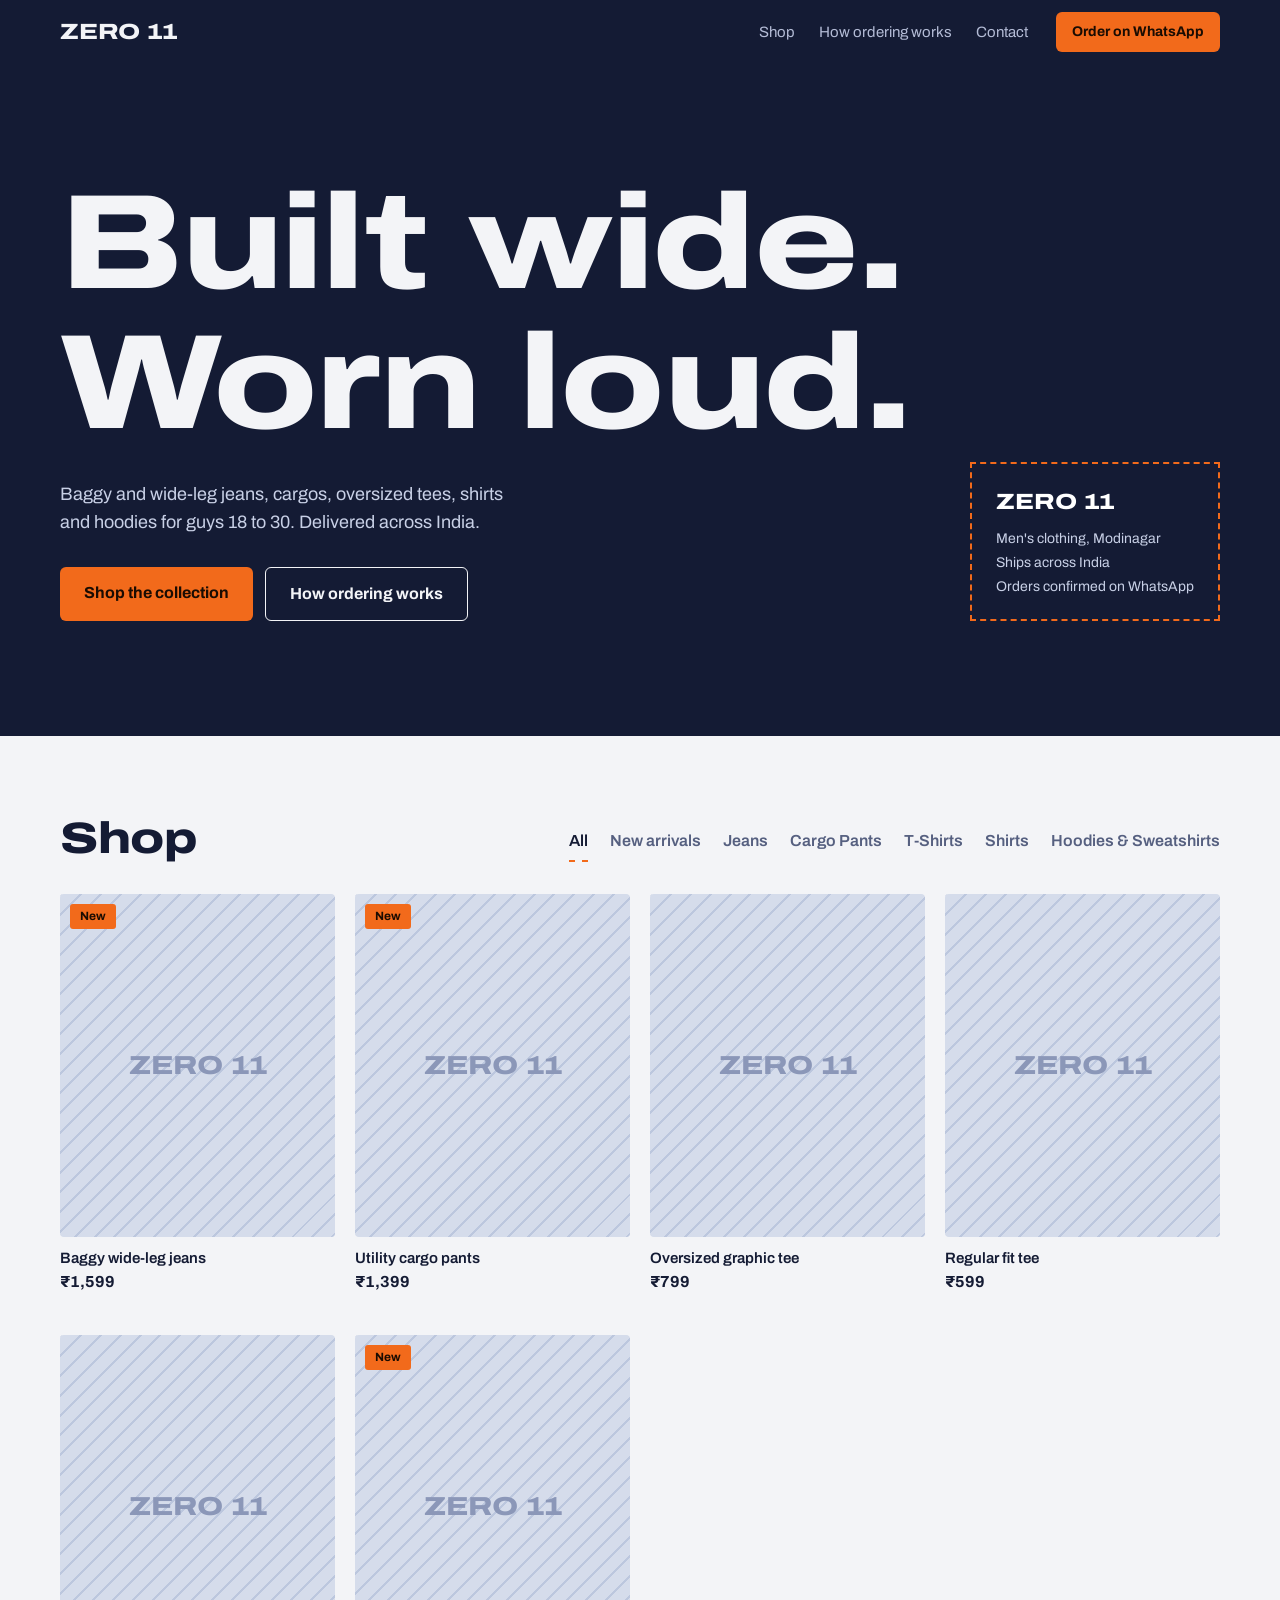
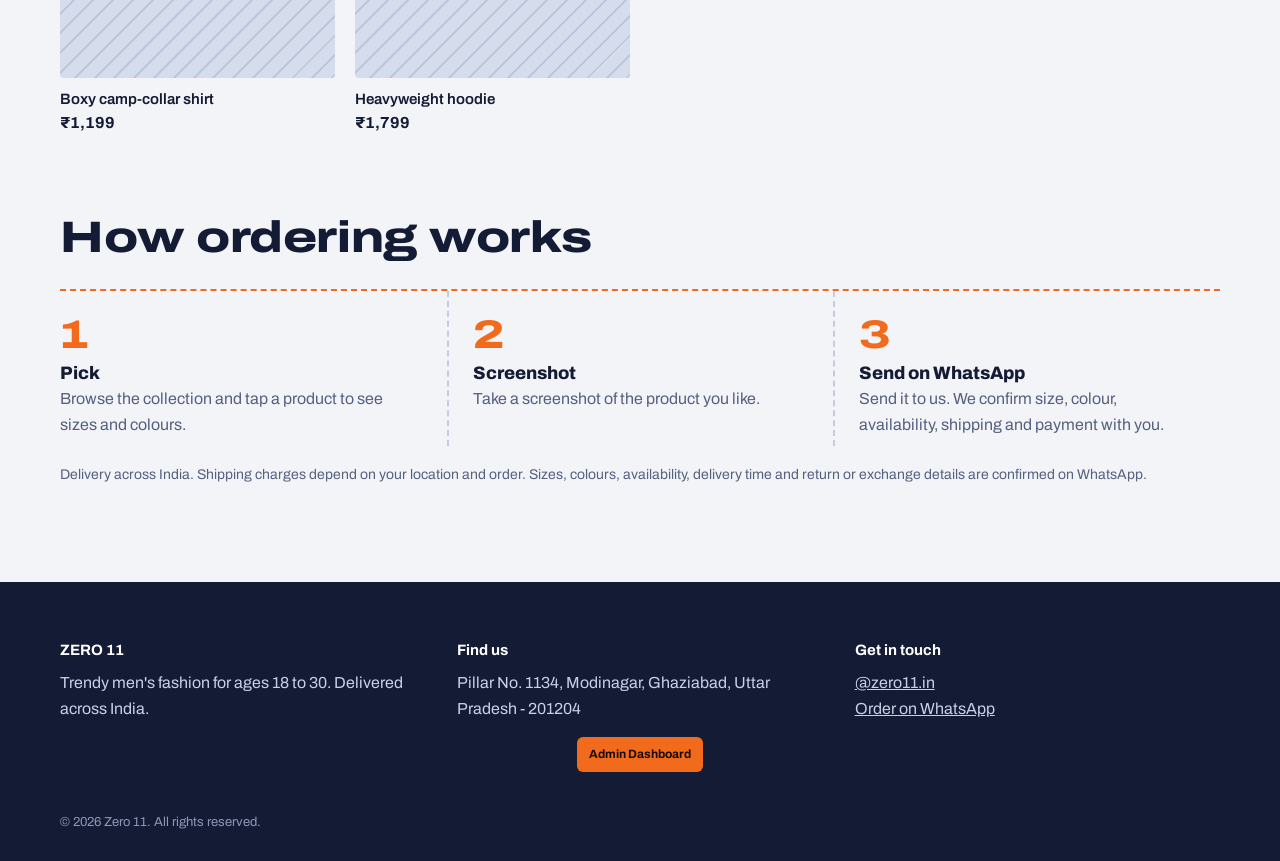
<file: index.html>
<!doctype html>
<html lang="en">
<head>
<meta charset="utf-8">
<meta name="viewport" content="width=device-width,initial-scale=1">
<title>Zero 11 | Men's streetwear in Modinagar, delivered across India</title>
<meta name="description" content="Zero 11 sells baggy jeans, cargo pants, oversized tees, shirts and hoodies for men. Order on WhatsApp. Delivery across India.">
<link rel="preconnect" href="https://fonts.googleapis.com"><link rel="preconnect" href="https://fonts.gstatic.com" crossorigin>
<link href="https://fonts.googleapis.com/css2?family=Archivo:wdth,wght@62..125,100..900&display=swap" rel="stylesheet">
<link rel="stylesheet" href="style.css">
</head>
<body data-page="shop">
<header><div class="wrap nav">
  <a class="brand" href="#top">ZERO 11</a>
  <nav><a href="#shop">Shop</a><a href="#how">How ordering works</a><a href="#reviews" id="nrev" hidden>Reviews</a><a href="#contact">Contact</a></nav>
  <a class="btn sm" id="waTop" target="_blank" rel="noopener">Order on WhatsApp</a>
</div></header>

<main id="top">
<section class="hero"><div class="wrap">
  <div>
    <h1>Built wide.<br>Worn loud.</h1>
    <p class="sub">Baggy and wide-leg jeans, cargos, oversized tees, shirts and hoodies for guys 18 to 30. Delivered across India.</p>
    <div class="cta"><a class="btn" href="#shop">Shop the collection</a><a class="btn ghost" href="#how">How ordering works</a></div>
  </div>
  <aside class="lb" aria-label="Store label"><b>ZERO 11</b>Men's clothing, Modinagar<br>Ships across India<br>Orders confirmed on WhatsApp</aside>
</div></section>

<section id="shop" class="wrap">
  <div class="sh"><h2>Shop</h2><div id="chips" class="chips" role="tablist" aria-label="Filter products"></div></div>
  <div id="grid" class="grid"></div>
</section>

<section id="how" class="wrap">
  <h2>How ordering works</h2>
  <div class="steps">
    <div><b>1</b><h3>Pick</h3><p>Browse the collection and tap a product to see sizes and colours.</p></div>
    <div><b>2</b><h3>Screenshot</h3><p>Take a screenshot of the product you like.</p></div>
    <div><b>3</b><h3>Send on WhatsApp</h3><p>Send it to us. We confirm size, colour, availability, shipping and payment with you.</p></div>
  </div>
  <p class="note" id="shipNote"></p>
</section>

<section id="reviews" class="wrap" hidden>
  <h2>What customers say</h2>
  <div id="rv" class="rv"></div>
</section>
</main>

<footer id="contact"><div class="wrap">
  <div class="fgrid">
    <div><h4>ZERO 11</h4><p id="tag"></p></div>
    <div><h4>Find us</h4><p id="addr"></p></div>
    <div><h4>Get in touch</h4><p><a id="ig" target="_blank" rel="noopener"></a><br><a id="waF" target="_blank" rel="noopener">Order on WhatsApp</a></p></div>
  </div>

<div class="admin-link">
  <a href="admin.html" class="btn sm">Admin Dashboard</a>
</div>

<p class="copy">&copy; <span id="yr"></span> Zero 11. All rights reserved.</p>

</div></footer>

<dialog id="m" aria-label="Product details"></dialog>
<script src="app.js"></script>
</body>
</html>
</file>
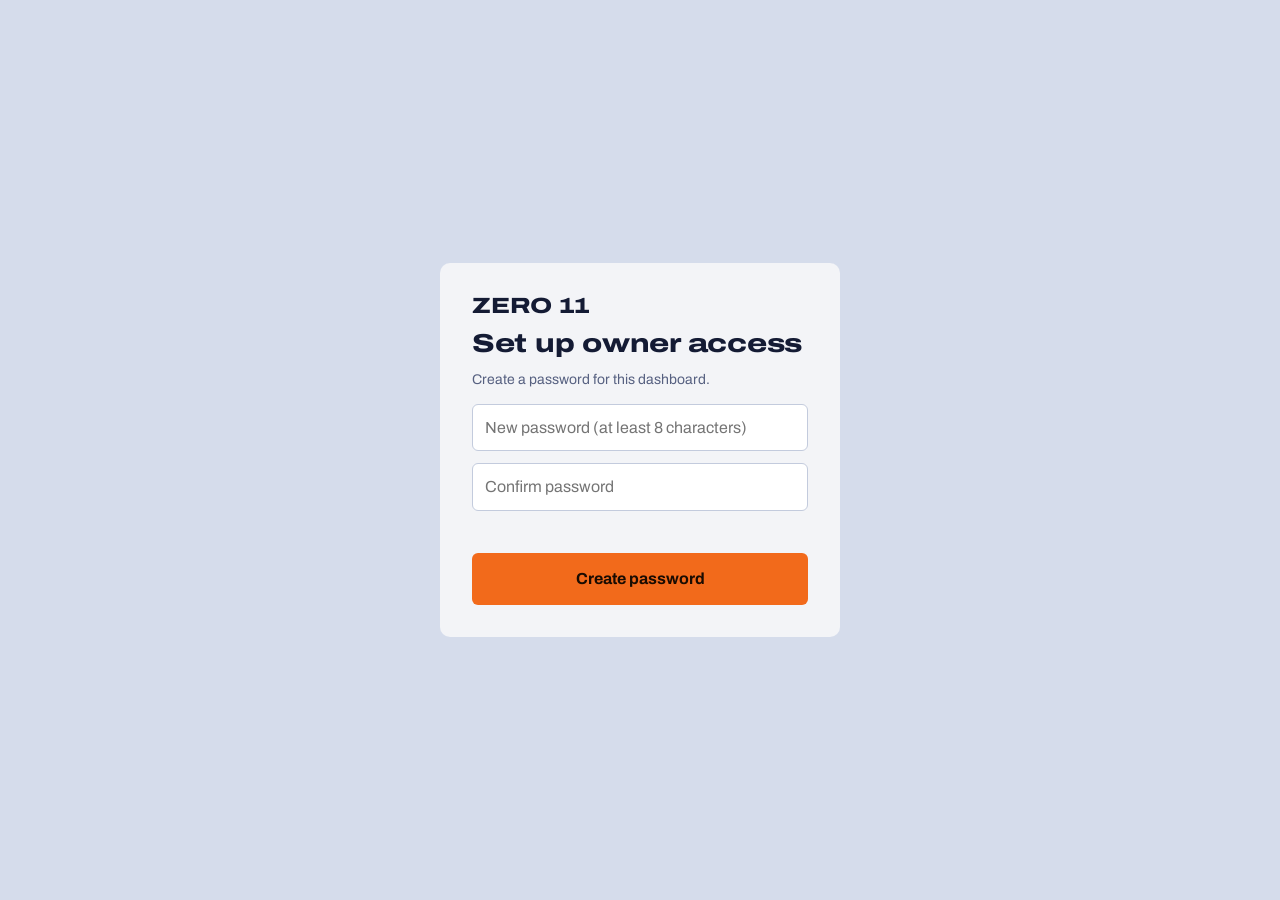
<file: admin.html>
<!doctype html>
<html lang="en">
<head>
<meta charset="utf-8">
<meta name="viewport" content="width=device-width,initial-scale=1">
<meta name="robots" content="noindex,nofollow">
<title>Zero 11 | Owner dashboard</title>
<link href="https://fonts.googleapis.com/css2?family=Archivo:wdth,wght@62..125,100..900&display=swap" rel="stylesheet">
<link rel="stylesheet" href="style.css">
</head>
<body data-page="admin" class="adm">
<div id="gate" class="gate"></div>

<div id="app" hidden>
<div class="top"><a class="brand" href="index.html">ZERO 11</a><span class="note">Owner dashboard</span>
 <div class="tabs" id="tabs"><button data-t="Products" class="on">Products</button><button data-t="Reviews">Reviews</button><button data-t="Store">Store details</button><button data-t="Security">Security</button><button id="lo">Log out</button></div></div>
<main>
<section id="t-Products">
 <div class="bar"><h2>Products</h2><button class="btn" id="np">Add product</button></div>
 <p class="bn" id="smp" hidden>Sample products are loaded. Edit or delete them, then add your real catalogue.</p>
 <div class="tw"><table><thead><tr><th></th><th>Product</th><th>Price</th><th>In stock</th><th>Status</th><th></th></tr></thead><tbody id="pl"></tbody></table></div>
 <p class="note">After a sale is confirmed on WhatsApp, open Edit and press -1 next to the sold size and colour to update stock.</p>
</section>

<section id="t-Reviews" hidden>
 <div class="bar"><h2>Reviews</h2></div>
 <p class="note" style="margin:0 0 16px">Add only genuine reviews from real customers. The Reviews section stays hidden on the website until at least one review is published.</p>
 <form id="rf"><div class="two"><label>Customer name<input name="n" required maxlength="40"></label><label>City (optional)<input name="c" maxlength="40"></label></div>
 <label>Rating<select name="r"><option>5</option><option>4</option><option>3</option><option>2</option><option>1</option></select></label>
 <label>Review<textarea name="t" rows="3" required maxlength="300"></textarea></label><button class="btn">Add review</button></form>
 <h3 style="margin:32px 0 12px;font-size:20px">All reviews</h3><div id="rl"></div>
</section>

<section id="t-Store" hidden>
 <div class="bar"><h2>Store details</h2></div>
 <form id="sf" style="max-width:560px"><label>Store name<input name="sname" required></label><label>Tagline<input name="tagline"></label>
 <label>WhatsApp number with country code, e.g. 919876543210<input name="phone" required inputmode="numeric"></label>
 <label>Address<textarea name="address" rows="2"></textarea></label><label>Instagram link<input name="instagram"></label>
 <label>Shipping and policy note<textarea name="ship" rows="3"></textarea></label><button class="btn">Save store details</button></form>
 <h3 style="margin:36px 0 6px;font-size:20px">Backup</h3><p class="note" style="margin:0 0 12px">Data is saved in this browser. Download a backup regularly.</p>
 <div class="act" style="justify-content:flex-start;margin:0"><button id="ex">Download backup</button><label class="ibtn">Restore backup<input type="file" id="im" accept=".json" hidden></label></div>
</section>

<section id="t-Security" hidden>
 <div class="bar"><h2>Security</h2></div>
 <form id="cf" style="max-width:400px"><label>Current password<input type="password" name="cur" required autocomplete="current-password"></label>
 <label>New password (at least 8 characters)<input type="password" name="nw" minlength="8" required autocomplete="new-password"></label>
 <p class="err" id="ce"></p><button class="btn">Change password</button></form>
 <p class="note">Changing your password also creates a new recovery key.</p>
</section>
</main>
</div>

<dialog id="pf"><form id="pform"><h2 id="pt">Add product</h2>
 <label>Name<input name="pname" required maxlength="80"></label>
 <div class="two"><label>Category<select name="cat"></select></label><label>Price (&#8377;)<input name="price" type="number" min="1" required></label></div>
 <label>Description<textarea name="desc" rows="3" maxlength="400"></textarea></label>
 <label>Photos (up to 5)<input type="file" id="ph" accept="image/*" multiple></label><div class="pv" id="pv"></div>
 <div class="vh"><b>Stock by size and colour</b><button type="button" id="av">Add size</button></div><div id="vr"></div>
 <div class="two" style="margin-top:12px"><label class="ck"><input type="checkbox" name="isNew"> New arrival</label><label class="ck"><input type="checkbox" name="published"> Published on website</label></div>
 <div class="act"><button type="button" id="pc">Cancel</button><button class="btn">Save product</button></div></form></dialog>

<dialog id="key"><div id="kd"><h2>Save your recovery key</h2>
 <p class="note" style="margin:0">This key is shown only once. It is the only way to reset a forgotten password. Write it down and keep it somewhere safe.</p>
 <div class="kv" id="kv"></div><div class="act"><button class="btn" id="kok">I have saved it</button></div></div></dialog>

<div id="toast" role="status"></div>
<script src="app.js"></script>
<script src="admin.js"></script>
</body>
</html>
</file>
<file: style.css>
:root{--ink:#141b34;--paper:#f3f4f7;--denim:#d5dceb;--rule:#c3cbdd;--mut:#566080;--st:#f26a1b;--dn:#c4301c;--w:'Archivo',system-ui,-apple-system,'Segoe UI',Roboto,sans-serif}
*{box-sizing:border-box;margin:0}
[hidden]{display:none!important}
html{scroll-behavior:smooth;scroll-padding-top:76px}
body{background:var(--paper);color:var(--ink);font:16px/1.6 var(--w)}
img{max-width:100%;display:block}
a{color:inherit}
:focus-visible{outline:3px solid var(--st);outline-offset:2px}
h1,h2,h3,.brand{font-stretch:125%;font-weight:800;line-height:1.04;letter-spacing:-.01em}
h2{font-size:clamp(28px,5vw,44px)}
.wrap{max-width:1200px;margin:0 auto;padding:0 20px}
section.wrap{padding-top:80px}
.note{color:var(--mut);font-size:14px;margin-top:18px}
/* buttons */
button{font:inherit;color:inherit;background:#fff;border:1px solid var(--rule);border-radius:6px;padding:6px 12px;cursor:pointer}
.btn{display:inline-block;background:var(--st);color:#1a0c02;border:0;border-radius:6px;padding:13px 24px;font-weight:700;text-decoration:none;text-align:center}
.btn:hover{background:#ff7e35}
.btn.ghost{background:none;color:inherit;border:1px solid currentColor}
.btn.ghost:hover{background:#ffffff1a}
.btn.sm{padding:9px 16px;font-size:14px}
/* header + hero */
header,.top{background:var(--ink);color:var(--paper)}
header{position:sticky;top:0;z-index:20}
.nav{display:flex;align-items:center;gap:28px;height:64px}
.brand{font-size:22px;text-decoration:none;white-space:nowrap}
nav{margin-left:auto;display:flex;gap:24px}
nav a{text-decoration:none;color:#b4bcd6;font-size:15px}
nav a:hover{color:#fff}
.hero{background:var(--ink);color:var(--paper);padding:clamp(44px,9vw,110px) 0 clamp(56px,9vw,120px)}
.hero .wrap{display:grid;grid-template-columns:1fr auto;gap:40px;align-items:end}
.hero h1{font-size:clamp(46px,10.5vw,138px)}
.sub{max-width:46ch;color:#c8d0e6;font-size:18px;margin:26px 0 30px}
.cta{display:flex;gap:12px;flex-wrap:wrap}
.lb{border:2px dashed var(--st);padding:20px 24px;font-size:14px;line-height:1.7;color:#c8d0e6;min-width:230px}
.lb b{display:block;font-stretch:125%;font-weight:800;font-size:22px;color:#fff;margin-bottom:6px}
/* shop */
.sh{display:flex;justify-content:space-between;align-items:end;gap:20px;flex-wrap:wrap}
.chips{display:flex;gap:4px 22px;overflow-x:auto;max-width:100%}
.chip{background:none;border:0;border-bottom:2px solid transparent;border-radius:0;padding:6px 0;white-space:nowrap;color:var(--mut);font-weight:600}
.chip.on{color:var(--ink);border-bottom:2px dashed var(--st)}
.grid{display:grid;grid-template-columns:repeat(auto-fill,minmax(240px,1fr));gap:40px 20px;margin-top:32px}
.card{cursor:pointer}
.im{position:relative;aspect-ratio:4/5;background:var(--denim);border-radius:4px;overflow:hidden}
.im img{width:100%;height:100%;object-fit:cover}
.ph{height:100%;display:grid;place-content:center;font-stretch:125%;font-weight:800;font-size:26px;color:#8b97b8;background:repeating-linear-gradient(135deg,#bcc7de 0 2px,transparent 2px 14px),var(--denim)}
.tag{position:absolute;top:10px;left:10px;background:var(--st);color:#1a0c02;font-weight:700;font-size:12px;padding:3px 10px;border-radius:3px}
.tag.sold{left:auto;right:10px;background:var(--ink);color:#fff}
.card.out .im img{opacity:.5}
.card h3{font-stretch:100%;font-size:15px;font-weight:600;letter-spacing:0;line-height:1.3;margin-top:12px}
.card:hover h3{text-decoration:underline}
.pr{font-weight:700}
.empty{grid-column:1/-1;color:var(--mut)}
/* how + reviews */
.steps{display:grid;grid-template-columns:repeat(auto-fit,minmax(220px,1fr));margin-top:28px;border-top:2px dashed var(--st)}
.steps div{padding:24px 24px 8px 0}
.steps div+div{padding-left:24px;border-left:2px dashed var(--rule)}
.steps b{font-stretch:125%;font-weight:800;font-size:40px;color:var(--st);line-height:1}
.steps h3{font-stretch:100%;font-size:18px;margin:8px 0 4px;letter-spacing:0}
.steps p{color:var(--mut)}
.rv{display:grid;grid-template-columns:repeat(auto-fit,minmax(260px,1fr));gap:28px;margin-top:28px}
.rv blockquote{border-left:2px dashed var(--st);padding-left:16px}
.rv cite{display:block;margin-top:8px;color:var(--mut);font-size:14px;font-style:normal}
.st{color:var(--st)}
/* footer */
footer{background:var(--ink);color:#c8d0e6;margin-top:96px;padding:56px 0 28px}
.fgrid{display:grid;grid-template-columns:repeat(auto-fit,minmax(220px,1fr));gap:32px}
footer h4{color:#fff;font-size:15px;margin-bottom:8px}
footer .brand{font-size:inherit}
.copy{margin-top:40px;font-size:13px;color:#8d97b8}
/* dialogs */
dialog{background:var(--paper);color:var(--ink);border:0;border-radius:8px;padding:0;width:min(920px,94vw);max-height:92vh;overflow:auto}
dialog::backdrop{background:rgba(20,27,52,.72)}
.pm{display:grid;grid-template-columns:1fr 1fr}
.pm .im{border-radius:0}
.mt{display:flex;gap:8px;padding:10px}
.mt img{width:56px;height:70px;object-fit:cover;border-radius:4px;cursor:pointer;opacity:.6}
.mt img.on{opacity:1;outline:2px solid var(--st)}
.pi{padding:26px;display:flex;flex-direction:column;gap:14px;align-items:flex-start}
.pi h2{font-size:clamp(24px,4vw,34px)}
.cl{align-self:flex-end}
.big{font-size:24px}
.vr{display:flex;align-items:center;gap:6px;flex-wrap:wrap}
.vr span{min-width:96px;color:var(--mut);font-size:14px}
.vr i{font-style:normal;border:1px solid var(--ink);border-radius:4px;padding:1px 10px;font-size:14px}
.vr i.x{opacity:.4;text-decoration:line-through;border-color:var(--rule)}
@media(max-width:700px){nav{display:none}.nav .btn{margin-left:auto}.hero .wrap,.pm{grid-template-columns:1fr}.steps div+div{border-left:0;padding-left:0}}
@media(max-width:560px){.grid{grid-template-columns:repeat(2,1fr);gap:28px 12px}}
@media(prefers-reduced-motion:reduce){html{scroll-behavior:auto}}

/* ---------- admin ---------- */
.gate{min-height:100vh;display:grid;place-items:center;padding:20px;background:var(--denim)}
.gcard{background:var(--paper);border-radius:10px;padding:32px;width:100%;max-width:400px;display:grid;gap:12px}
.gcard h1{font-size:26px}
.gcard p{color:var(--mut);font-size:14px}
.err{color:var(--dn)!important;min-height:1.3em}
.top{display:flex;align-items:center;gap:16px;padding:12px 20px;flex-wrap:wrap}
.top .note{margin:0;color:#b4bcd6}
.tabs{display:flex;gap:6px;margin-left:auto;flex-wrap:wrap}
.tabs button{background:none;color:#d5dceb;border-color:#3a4468}
.tabs button.on{background:var(--st);color:#1a0c02;border-color:var(--st)}
.adm main{max-width:1000px;margin:0 auto;padding:28px 20px 80px}
.bar{display:flex;justify-content:space-between;align-items:center;gap:12px;flex-wrap:wrap;margin-bottom:16px}
.bn{background:#fff3e0;border:1px solid #f1c27d;padding:10px 14px;border-radius:6px;margin-bottom:16px;font-size:14px}
.tw{overflow-x:auto;border:1px solid var(--rule);border-radius:8px;background:#fff}
table{width:100%;border-collapse:collapse;font-size:14px}
td,th{padding:10px 12px;border-bottom:1px solid var(--rule);text-align:left;vertical-align:middle}
th{background:var(--denim);font-weight:600}
tr:last-child td{border-bottom:0}
td small{display:block;color:var(--mut)}
td label{display:block;white-space:nowrap}
.low{color:var(--dn);font-weight:700}
.th{width:56px}.th img{width:44px;height:55px;object-fit:cover;border-radius:4px}
.ac{white-space:nowrap}.ac button+button{margin-left:6px}
.dn{color:var(--dn);border-color:#e5b4ab}
form label{display:grid;gap:6px;font-size:14px;color:var(--mut);margin-bottom:12px}
input,select,textarea{width:100%;font:inherit;color:var(--ink);background:#fff;border:1px solid var(--rule);border-radius:6px;padding:10px 12px}
input[type=checkbox]{width:auto}
textarea{resize:vertical}
.two{display:grid;grid-template-columns:1fr 1fr;gap:12px}
form label.ck{display:flex;align-items:center;gap:8px;color:var(--ink)}
#pf{max-width:640px}#key{max-width:440px}
#pform,#kd{padding:26px}
#pform h2,#kd h2{font-size:24px;margin-bottom:16px}
.vh{display:flex;justify-content:space-between;align-items:center;margin:6px 0}
.vrow{display:grid;grid-template-columns:68px 1fr 68px auto auto;gap:6px;margin-bottom:6px}
.pv{display:flex;gap:8px;flex-wrap:wrap;margin-bottom:12px}
.pv div{position:relative}.pv img{width:70px;height:88px;object-fit:cover;border-radius:4px}
.pv button{position:absolute;top:2px;right:2px;padding:0 6px}
.act{display:flex;justify-content:flex-end;gap:10px;margin-top:12px}
.rr{display:flex;justify-content:space-between;gap:12px;border:1px solid var(--rule);background:#fff;border-radius:8px;padding:14px;margin-bottom:10px}
.rr p{color:var(--mut)}
.ibtn{display:inline-block;border:1px solid var(--rule);border-radius:6px;padding:6px 12px;cursor:pointer;background:#fff}
.kv{font:700 28px/1 ui-monospace,Menlo,Consolas,monospace;letter-spacing:.1em;text-align:center;background:#fff;border:2px dashed var(--st);padding:18px;border-radius:6px;margin:14px 0}
#toast{position:fixed;left:50%;bottom:24px;transform:translate(-50%,40px);opacity:0;background:var(--ink);color:#fff;padding:10px 18px;border-radius:6px;transition:.25s;z-index:99}

.admin-link {
  text-align: center;
  margin: 16px 0;
}

.admin-link .btn {
  font-size: 12px;
  padding: 8px 12px;
  text-decoration: none;
}

#toast.on{transform:translate(-50%,0);opacity:1}
@media(max-width:560px){.two{grid-template-columns:1fr}}
</file>
